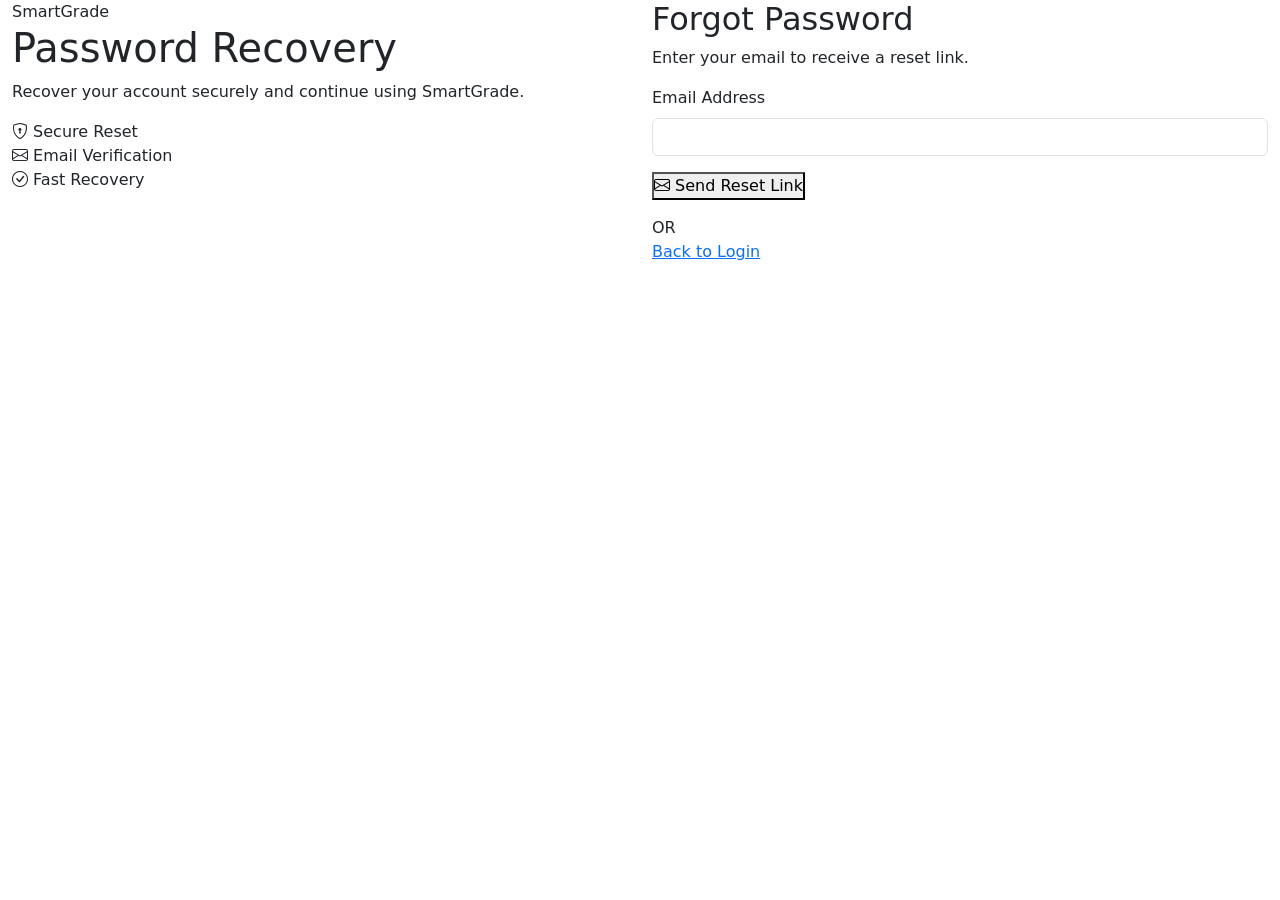
<file: auth/forgot-password.html>
<!DOCTYPE html>
<html lang="en">

<head>

<meta charset="UTF-8">

<meta name="viewport"
content="width=device-width, initial-scale=1.0">

<title>Forgot Password | SmartGrade</title>

<link href="https://cdn.jsdelivr.net/npm/bootstrap@5.3.8/dist/css/bootstrap.min.css"
rel="stylesheet">

<link href="https://cdn.jsdelivr.net/npm/bootstrap-icons@1.13.1/font/bootstrap-icons.css"
rel="stylesheet">

<link rel="stylesheet"
href="css/auth.css">

</head>

<body>

<div class="container-fluid">

<div class="row">

<!-- LEFT -->

<div class="col-lg-6 auth-left">

<div class="logo">

Smart<span>Grade</span>

</div>

<h1>Password Recovery</h1>

<p>

Recover your account securely and continue
using SmartGrade.

</p>

<div class="features">

<div class="feature">

<i class="bi bi-shield-lock"></i>

<span>Secure Reset</span>

</div>

<div class="feature">

<i class="bi bi-envelope"></i>

<span>Email Verification</span>

</div>

<div class="feature">

<i class="bi bi-check-circle"></i>

<span>Fast Recovery</span>

</div>

</div>

</div>

<!-- RIGHT -->

<div class="col-lg-6 auth-right">

<div class="auth-card">

<h2>Forgot Password</h2>

<p>

Enter your email to receive a reset link.

</p>

<form id="forgotForm">

<div class="mb-3">

<label class="form-label">

Email Address

</label>

<input
type="email"
class="form-control"
id="email"
required>

</div>

<button
type="submit"
class="btn-login">

<i class="bi bi-envelope"></i>

Send Reset Link

</button>

</form>

<div
id="forgotMessage"
class="mt-3">

</div>

<div class="divider">

OR

</div>

<div class="bottom-link">

<a href="login.html">

Back to Login

</a>

</div>

</div>

</div>

</div>

</div>

<script src="https://cdn.jsdelivr.net/npm/bootstrap@5.3.8/dist/js/bootstrap.bundle.min.js"></script>

<script type="module" src="../config/supabase.js"></script>

<script type="module" src="../shared/js/services/authService.js"></script>

<script type="module" src="js/forgot-password.js"></script>

</body>

</html>
</file>
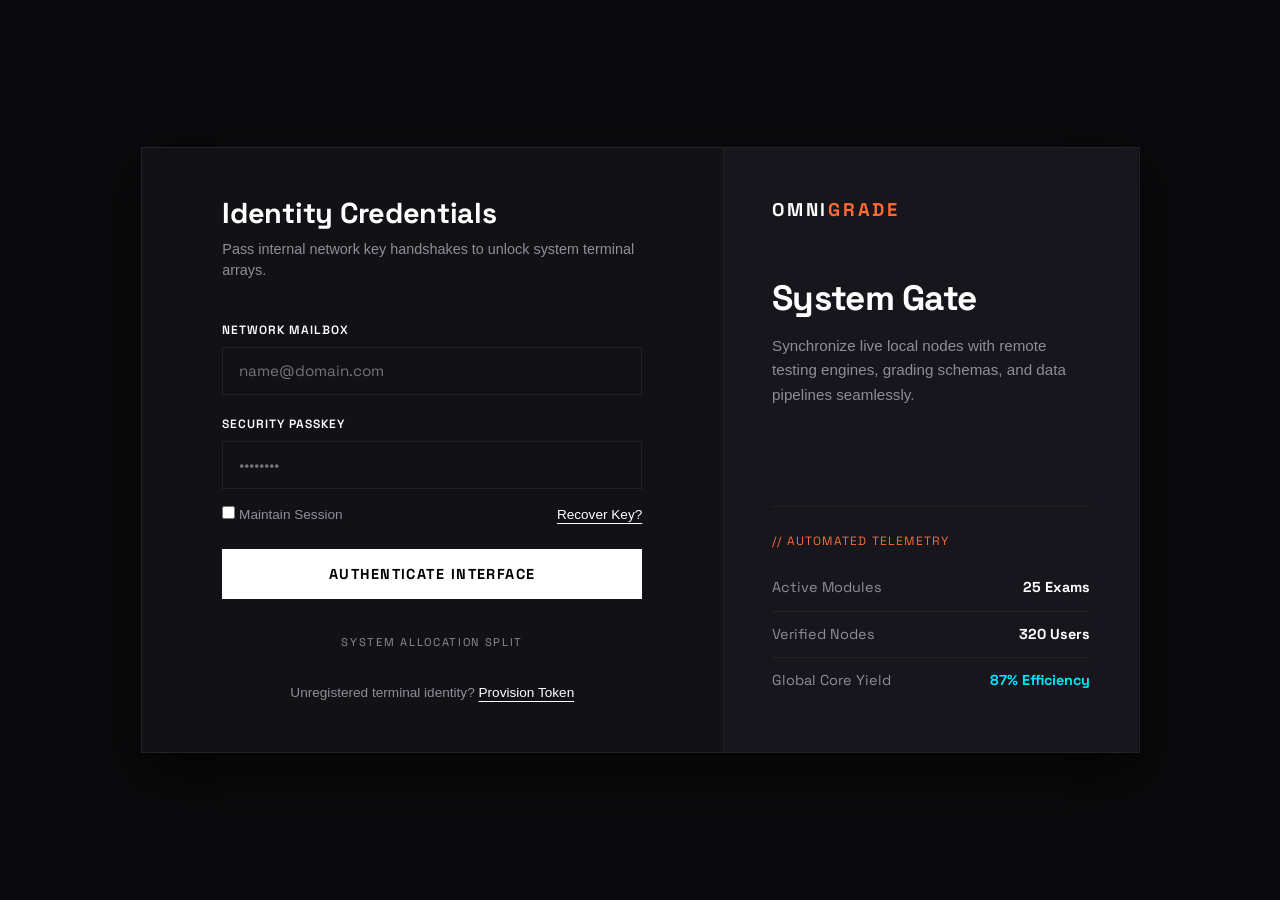
<file: auth/login.html>
<!DOCTYPE html>
<html lang="en">
<head>
    <meta charset="UTF-8">
    <meta name="viewport" content="width=device-width, initial-scale=1.0">
    <title>Console Gate | OmniGrade</title>

    <link href="https://cdn.jsdelivr.net/npm/bootstrap@5.3.8/dist/css/bootstrap.min.css" rel="stylesheet">
    <link href="https://cdn.jsdelivr.net/npm/bootstrap-icons@1.13.1/font/bootstrap-icons.css" rel="stylesheet">
    
    <link rel="preconnect" href="https://fonts.googleapis.com">
    <link rel="preconnect" href="https://fonts.gstatic.com" crossorigin>
    <link href="https://fonts.googleapis.com/css2?family=Space+Grotesk:wght@500;700&display=swap" rel="stylesheet">

    <link rel="stylesheet" href="css/auth.css">
</head>
<body class="omni-auth-matrix">

    <div class="container d-flex align-items-center justify-content-center min-vh-100 py-5">
        <div class="row w-100 justify-content-center">
            <div class="col-xl-11 col-lg-12">
                
                <div class="omni-vault-wrapper row g-0">
                    
                    <div class="col-lg-7 vault-interactive-panel p-4 p-md-5">
                        <div class="mobile-logo-wrapper d-lg-none text-center mb-4">
                            <h2 class="brand-link">OMNI<span>GRADE</span></h2>
                        </div>

                        <div class="interactive-form-card mx-auto">
                            <h2 class="panel-main-title">Identity Credentials</h2>
                            <p class="panel-subtitle">Pass internal network key handshakes to unlock system terminal arrays.</p>

                            <form id="loginForm">
                                <div class="input-glow-group mb-3">
                                    <label class="custom-field-label">Network Mailbox</label>
                                    <input type="email" class="crypt-input-field" id="email" placeholder="name@domain.com" required>
                                </div>

                                <div class="input-glow-group mb-3">
                                    <label class="custom-field-label">Security Passkey</label>
                                    <input type="password" class="crypt-input-field" id="password" placeholder="••••••••" required>
                                </div>

                                <div class="form-auxiliary-actions d-flex justify-content-between align-items-center mb-4">
                                    <div class="checkbox-container">
                                        <input type="checkbox" id="remember" class="custom-check-box">
                                        <label for="remember" class="checkbox-label-text">Maintain Session</label>
                                    </div>
                                    <a href="forgot-password.html" class="forgot-key-link">Recover Key?</a>
                                </div>

                                <button class="action-btn-submit" type="submit">
                                    Authenticate Interface
                                </button>
                            </form>

                            <div id="loginMessage" class="mt-3"></div>

                            <div class="vault-divider"><span>System Allocation Split</span></div>

                            <div class="alternate-navigation">
                                Unregistered terminal identity? <a href="register.html" class="accent-link">Provision Token</a>
                            </div>
                        </div>
                    </div>

                    <div class="col-lg-5 vault-sidebar p-4 p-md-5">
                        <div class="vault-branding">
                            <a class="brand-link" href="../landing/index.html">
                                OMNI<span>GRADE</span>
                            </a>
                        </div>
                        
                        <div class="vault-hero-text my-4">
                            <h1 class="display-heading">System Gate</h1>
                            <p class="editorial-subtext">Synchronize live local nodes with remote testing engines, grading schemas, and data pipelines seamlessly.</p>
                        </div>

                        <div class="live-stream-panel">
                            <div class="stream-title-badge">// Automated Telemetry</div>
                            <div class="stream-data-row">
                                <span class="stream-label">Active Modules</span>
                                <span class="stream-metric">25 Exams</span>
                            </div>
                            <div class="stream-data-row">
                                <span class="stream-label">Verified Nodes</span>
                                <span class="stream-metric">320 Users</span>
                            </div>
                            <div class="stream-data-row border-0">
                                <span class="stream-label">Global Core Yield</span>
                                <span class="stream-metric glow-text">87% Efficiency</span>
                            </div>
                        </div>
                    </div>

                </div> 
            </div>
        </div>
    </div>

    <script src="https://cdn.jsdelivr.net/npm/bootstrap@5.3.8/dist/js/bootstrap.bundle.min.js"></script>
    <script type="module" src="../config/supabase.js"></script>
    <script type="module" src="../shared/js/services/authService.js"></script>
    <script type="module" src="../shared/js/services/profileService.js"></script>
    <script type="module" src="js/login.js"></script>
</body>
</html>
</file>
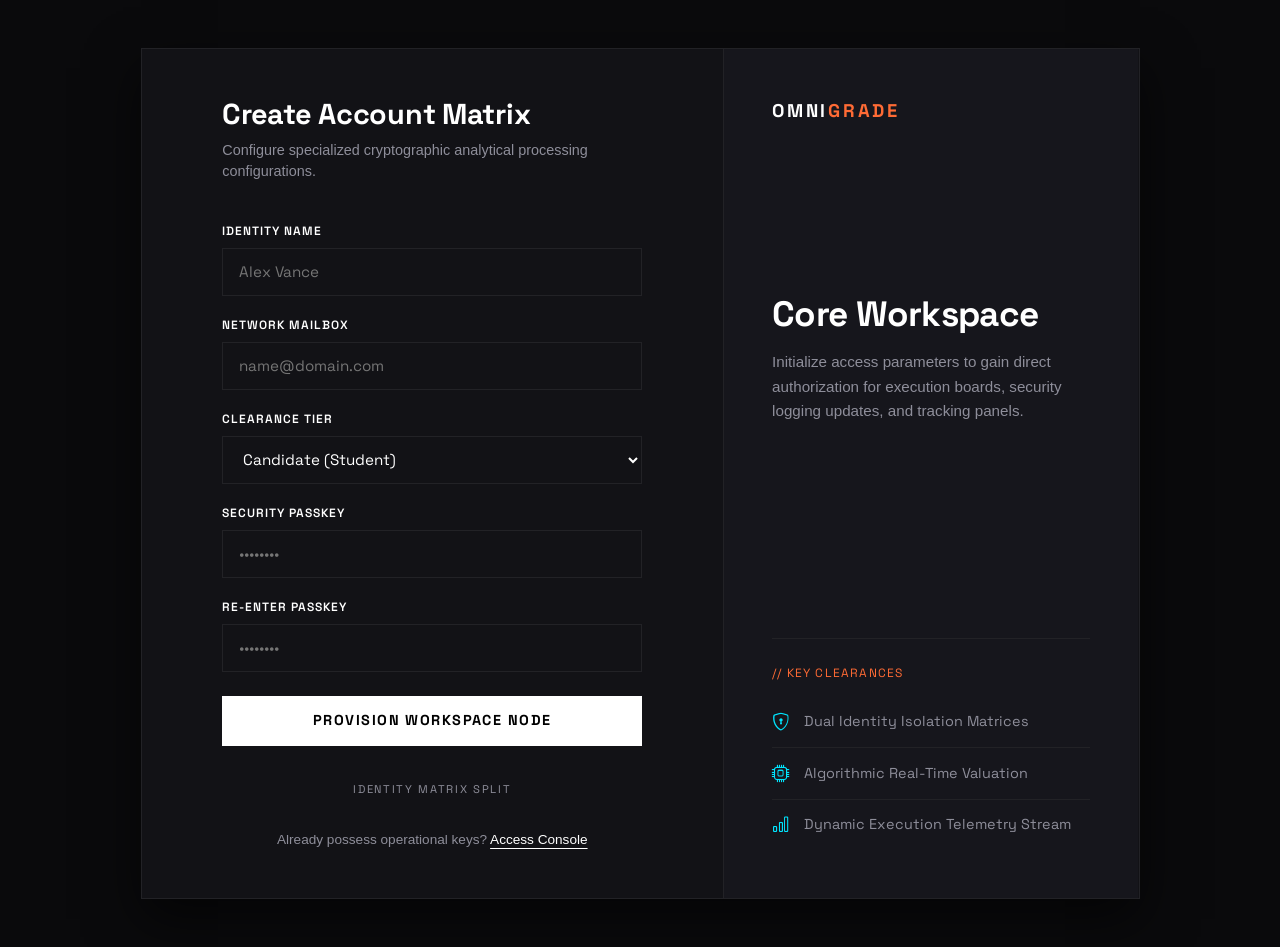
<file: auth/register.html>
<!DOCTYPE html>
<html lang="en">
<head>
    <meta charset="UTF-8">
    <meta name="viewport" content="width=device-width, initial-scale=1.0">
    <title>Establish Credentials | OmniGrade</title>

    <link href="https://cdn.jsdelivr.net/npm/bootstrap@5.3.8/dist/css/bootstrap.min.css" rel="stylesheet">
    <link href="https://cdn.jsdelivr.net/npm/bootstrap-icons@1.13.1/font/bootstrap-icons.css" rel="stylesheet">
    
    <link rel="preconnect" href="https://fonts.googleapis.com">
    <link rel="preconnect" href="https://fonts.gstatic.com" crossorigin>
    <link href="https://fonts.googleapis.com/css2?family=Space+Grotesk:wght@500;700&display=swap" rel="stylesheet">

    <link rel="stylesheet" href="css/auth.css">
</head>
<body class="omni-auth-matrix">

    <div class="container d-flex align-items-center justify-content-center min-vh-100 py-5">
        <div class="row w-100 justify-content-center">
            <div class="col-xl-11 col-lg-12">
                
                <div class="omni-vault-wrapper row g-0">
                    
                    <div class="col-lg-7 vault-interactive-panel p-4 p-md-5">
                        <div class="mobile-logo-wrapper d-lg-none text-center mb-4">
                            <h2 class="brand-link">OMNI<span>GRADE</span></h2>
                        </div>

                        <div class="interactive-form-card mx-auto">
                            <h2 class="panel-main-title">Create Account Matrix</h2>
                            <p class="panel-subtitle">Configure specialized cryptographic analytical processing configurations.</p>

                            <form id="registerForm">
                                <div class="input-glow-group mb-3">
                                    <label class="custom-field-label">Identity Name</label>
                                    <input type="text" class="crypt-input-field" id="fullName" placeholder="Alex Vance" required>
                                </div>

                                <div class="input-glow-group mb-3">
                                    <label class="custom-field-label">Network Mailbox</label>
                                    <input type="email" class="crypt-input-field" id="email" placeholder="name@domain.com" required>
                                </div>

                                <div class="input-glow-group mb-3">
                                    <label class="custom-field-label">Clearance Tier</label>
                                    <select class="crypt-input-field" id="role" required>
                                        <option value="student">Candidate (Student)</option>
                                        <option value="admin">System Controller (Admin)</option>
                                    </select>
                                </div>

                                <div class="input-glow-group mb-3">
                                    <label class="custom-field-label">Security Passkey</label>
                                    <input type="password" class="crypt-input-field" id="password" placeholder="••••••••" required>
                                </div>

                                <div class="input-glow-group mb-4">
                                    <label class="custom-field-label">Re-enter Passkey</label>
                                    <input type="password" class="crypt-input-field" id="confirmPassword" placeholder="••••••••" required>
                                </div>

                                <button class="action-btn-submit" type="submit">
                                    Provision Workspace Node
                                </button>
                            </form>

                            <div id="registerMessage" class="mt-3"></div>

                            <div class="vault-divider"><span>Identity Matrix Split</span></div>

                            <div class="alternate-navigation">
                                Already possess operational keys? <a href="login.html" class="accent-link">Access Console</a>
                            </div>
                        </div>
                    </div>

                    <div class="col-lg-5 vault-sidebar p-4 p-md-5">
                        <div class="vault-branding">
                            <a class="brand-link" href="../landing/index.html">
                                OMNI<span>GRADE</span>
                            </a>
                        </div>
                        
                        <div class="vault-hero-text my-4">
                            <h1 class="display-heading">Core Workspace</h1>
                            <p class="editorial-subtext">Initialize access parameters to gain direct authorization for execution boards, security logging updates, and tracking panels.</p>
                        </div>

                        <div class="system-highlights">
                            <div class="stream-title-badge">// Key Clearances</div>
                            <div class="highlight-node">
                                <div class="node-icon-shell"><i class="bi bi-shield-lock"></i></div>
                                <span class="node-caption">Dual Identity Isolation Matrices</span>
                            </div>
                            <div class="highlight-node">
                                <div class="node-icon-shell"><i class="bi bi-cpu"></i></div>
                                <span class="node-caption">Algorithmic Real-Time Valuation</span>
                            </div>
                            <div class="highlight-node border-0">
                                <div class="node-icon-shell"><i class="bi bi-bar-chart"></i></div>
                                <span class="node-caption">Dynamic Execution Telemetry Stream</span>
                            </div>
                        </div>
                    </div>

                </div> 
            </div>
        </div>
    </div>

    <script src="https://cdn.jsdelivr.net/npm/bootstrap@5.3.8/dist/js/bootstrap.bundle.min.js"></script>
    <script type="module" src="../config/supabase.js"></script>
    <script type="module" src="../shared/js/services/authService.js"></script>
    <script type="module" src="js/register.js"></script>
</body>
</html>
</file>
<file: auth/css/auth.css>
/*==================================================
   RE-ENGINEERED NEO-BRUTALIST ARCHITECTURE VARIABLES
==================================================*/
:root {
    --system-matte-bg: #0A0A0C;
    --card-surface-raw: #121216;
    --accent-signal-orange: #FF6B35;
    --accent-signal-cyan: #00E5FF;
    --border-clinical-line: #222226;
    --border-clinical-active: #44444C;
    
    --text-primary-stark: #FFFFFF;
    --text-secondary-dim: #8E8E9A;
}

* {
    margin: 0;
    padding: 0;
    box-sizing: border-box;
}

body.omni-auth-matrix {
    font-family: 'Space Grotesk', sans-serif;
    background-color: var(--system-matte-bg);
    color: var(--text-primary-stark);
    overflow-x: hidden;
}

/*==================================================
   UNIFIED MONOLITH FRAMEWORK (REPLACES TWO-COLUMN SPLIT)
==================================================*/
.omni-vault-wrapper {
    background: var(--card-surface-raw);
    border: 1px solid var(--border-clinical-line);
    border-radius: 0px; /* Completely removed pill edges */
    box-shadow: 0 20px 50px rgba(0, 0, 0, 0.6);
    overflow: hidden;
    width: 100%;
}

/* Redesigned Structural Frame Sidebar (Flipped Layout Order) */
.vault-sidebar {
    background: #16161C;
    border-left: 1px solid var(--border-clinical-line);
    padding: 45px;
    display: flex;
    flex-direction: column;
    justify-content: space-between;
}

.brand-link {
    font-size: 1.15rem;
    font-weight: 700;
    color: var(--text-primary-stark);
    text-decoration: none;
    letter-spacing: 0.15em;
    text-transform: uppercase;
}

.brand-link span {
    color: var(--accent-signal-orange);
}

.display-heading {
    font-size: 2.2rem;
    font-weight: 700;
    line-height: 1.2;
    letter-spacing: -0.02em;
    margin-bottom: 15px;
}

.editorial-subtext {
    font-size: 0.95rem;
    color: var(--text-secondary-dim);
    line-height: 1.6;
    font-family: sans-serif;
}

/* Clean Telemetry Modules (Removed standard glowing boxes) */
.system-highlights, .live-stream-panel {
    border-top: 1px solid var(--border-clinical-line);
    margin-top: 30px;
    padding-top: 25px;
}

.stream-title-badge {
    font-size: 0.75rem;
    text-transform: uppercase;
    letter-spacing: 0.1em;
    color: var(--accent-signal-orange);
    margin-bottom: 15px;
}

.stream-data-row, .highlight-node {
    display: flex;
    justify-content: space-between;
    align-items: center;
    padding: 12px 0;
    border-bottom: 1px solid var(--border-clinical-line);
    font-size: 0.9rem;
}

.highlight-node {
    justify-content: flex-start;
    gap: 14px;
}

.node-icon-shell {
    color: var(--accent-signal-cyan);
    font-size: 1.1rem;
}

.stream-label, .node-caption {
    color: var(--text-secondary-dim);
}

.stream-metric {
    font-weight: 700;
    color: var(--text-primary-stark);
}

.glow-text {
    color: var(--accent-signal-cyan) !important;
}

/*==================================================
   INTERACTIVE PORTAL PANEL
==================================================*/
.vault-interactive-panel {
    display: flex;
    align-items: center;
    justify-content: center;
    padding: 60px;
}

.interactive-form-card {
    width: 100%;
    max-width: 420px;
}

.panel-main-title {
    font-size: 1.8rem;
    font-weight: 700;
    letter-spacing: -0.01em;
}

.panel-subtitle {
    color: var(--text-secondary-dim);
    font-size: 0.9rem;
    margin-bottom: 35px;
    font-family: sans-serif;
}

/* Clinical Inputs Structural Setup */
.custom-field-label {
    font-size: 0.75rem;
    font-weight: 600;
    color: var(--text-primary-stark);
    text-transform: uppercase;
    letter-spacing: 0.08em;
    margin-bottom: 8px;
}

.crypt-input-field {
    width: 100%;
    height: 48px;
    background: transparent;
    border: 1px solid var(--border-clinical-line);
    border-radius: 0px; /* Linear square borders */
    color: var(--text-primary-stark) !important;
    padding: 0 16px;
    font-size: 0.95rem;
    transition: all 0.2s ease;
}

.crypt-input-field:focus {
    outline: none;
    border-color: var(--border-clinical-active);
    background: rgba(255, 255, 255, 0.02);
}

select.crypt-input-field option {
    background-color: var(--card-surface-raw);
    color: var(--text-primary-stark);
}

/* Auxiliary Interface Elements */
.form-auxiliary-actions {
    font-size: 0.85rem;
    font-family: sans-serif;
}

.checkbox-label-text {
    color: var(--text-secondary-dim);
}

.forgot-key-link, .accent-link {
    color: var(--text-primary-stark);
    text-decoration: underline;
    text-underline-offset: 4px;
    transition: color 0.2s ease;
}

.forgot-key-link:hover, .accent-link:hover {
    color: var(--accent-signal-orange);
}

/* Sharp Industrial Submission Trigger */
.action-btn-submit {
    width: 100%;
    height: 50px;
    background: var(--text-primary-stark);
    border: 1px solid var(--text-primary-stark);
    border-radius: 0px;
    color: #000;
    font-weight: 700;
    font-size: 0.9rem;
    text-transform: uppercase;
    letter-spacing: 0.1em;
    transition: all 0.2s ease;
}

.action-btn-submit:hover {
    background: transparent;
    color: var(--text-primary-stark);
    border-color: var(--text-primary-stark);
}

/* Clean Form Separation Dividers */
.vault-divider {
    text-align: center;
    margin: 30px 0;
    position: relative;
}

.vault-divider span {
    background: var(--card-surface-raw);
    padding: 0 15px;
    font-size: 0.7rem;
    letter-spacing: 0.15em;
    color: var(--text-secondary-dim);
    text-transform: uppercase;
}

.vault-divider::before {
    content: "";
    position: absolute;
    width: 100%;
    height: 1px;
    background: var(--border-clinical-line);
    left: 0;
    top: 50%;
    z-index: -1;
}

.alternate-navigation {
    text-align: center;
    font-size: 0.85rem;
    color: var(--text-secondary-dim);
    font-family: sans-serif;
}

/*==================================================
   MOBILE BREAKPOINTS OVERHAUL
==================================================*/
@media (max-width: 991px) {
    .vault-sidebar {
        border-left: none;
        border-top: 1px solid var(--border-clinical-line);
        padding: 40px !important;
    }
    
    .display-heading {
        font-size: 1.6rem;
    }

    .system-highlights, .live-stream-panel {
        display: none !important;
    }

    .vault-interactive-panel {
        padding: 40px !important;
    }
}

@media (max-width: 576px) {
    .vault-sidebar {
        display: none !important;
    }

    .omni-vault-wrapper {
        background: transparent;
        border: none;
        box-shadow: none;
    }

    .vault-interactive-panel {
        padding: 0px !important;
    }
    
    .vault-divider span {
        background: var(--system-matte-bg);
    }
}
</file>
